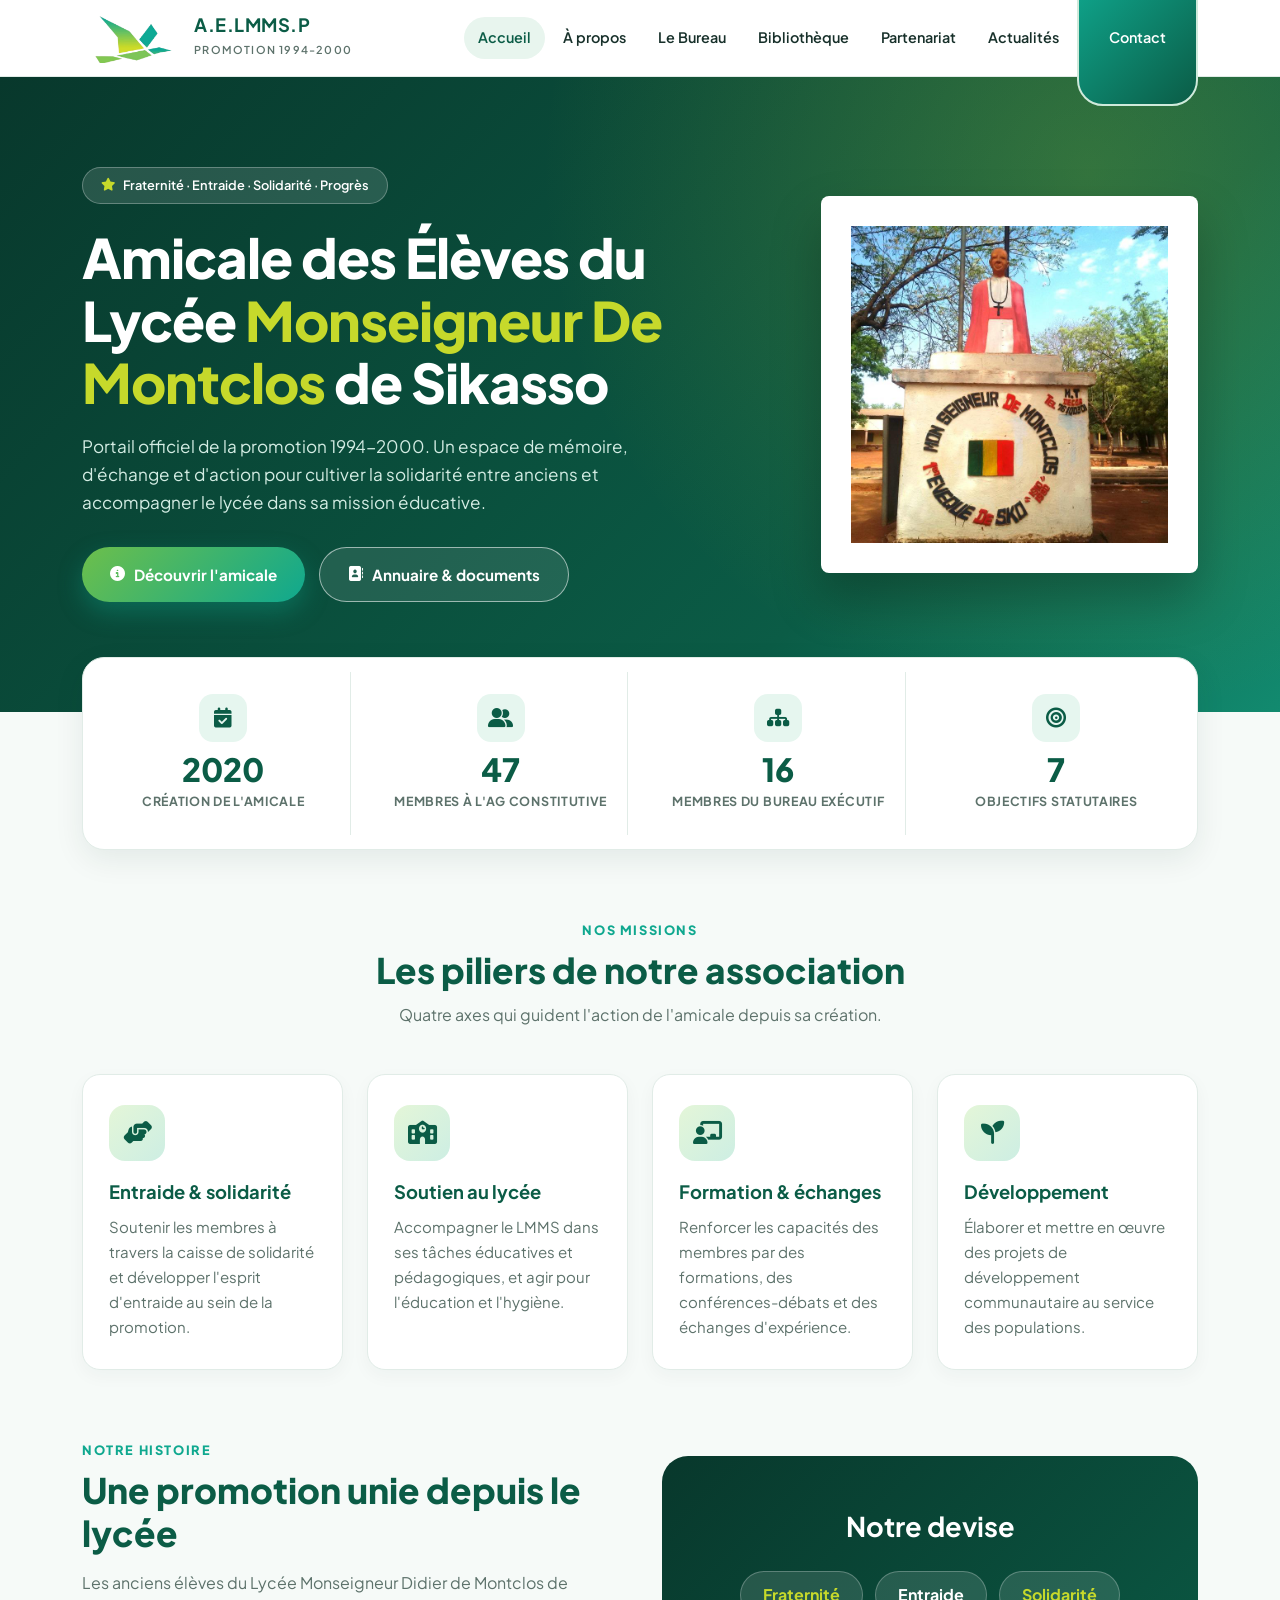
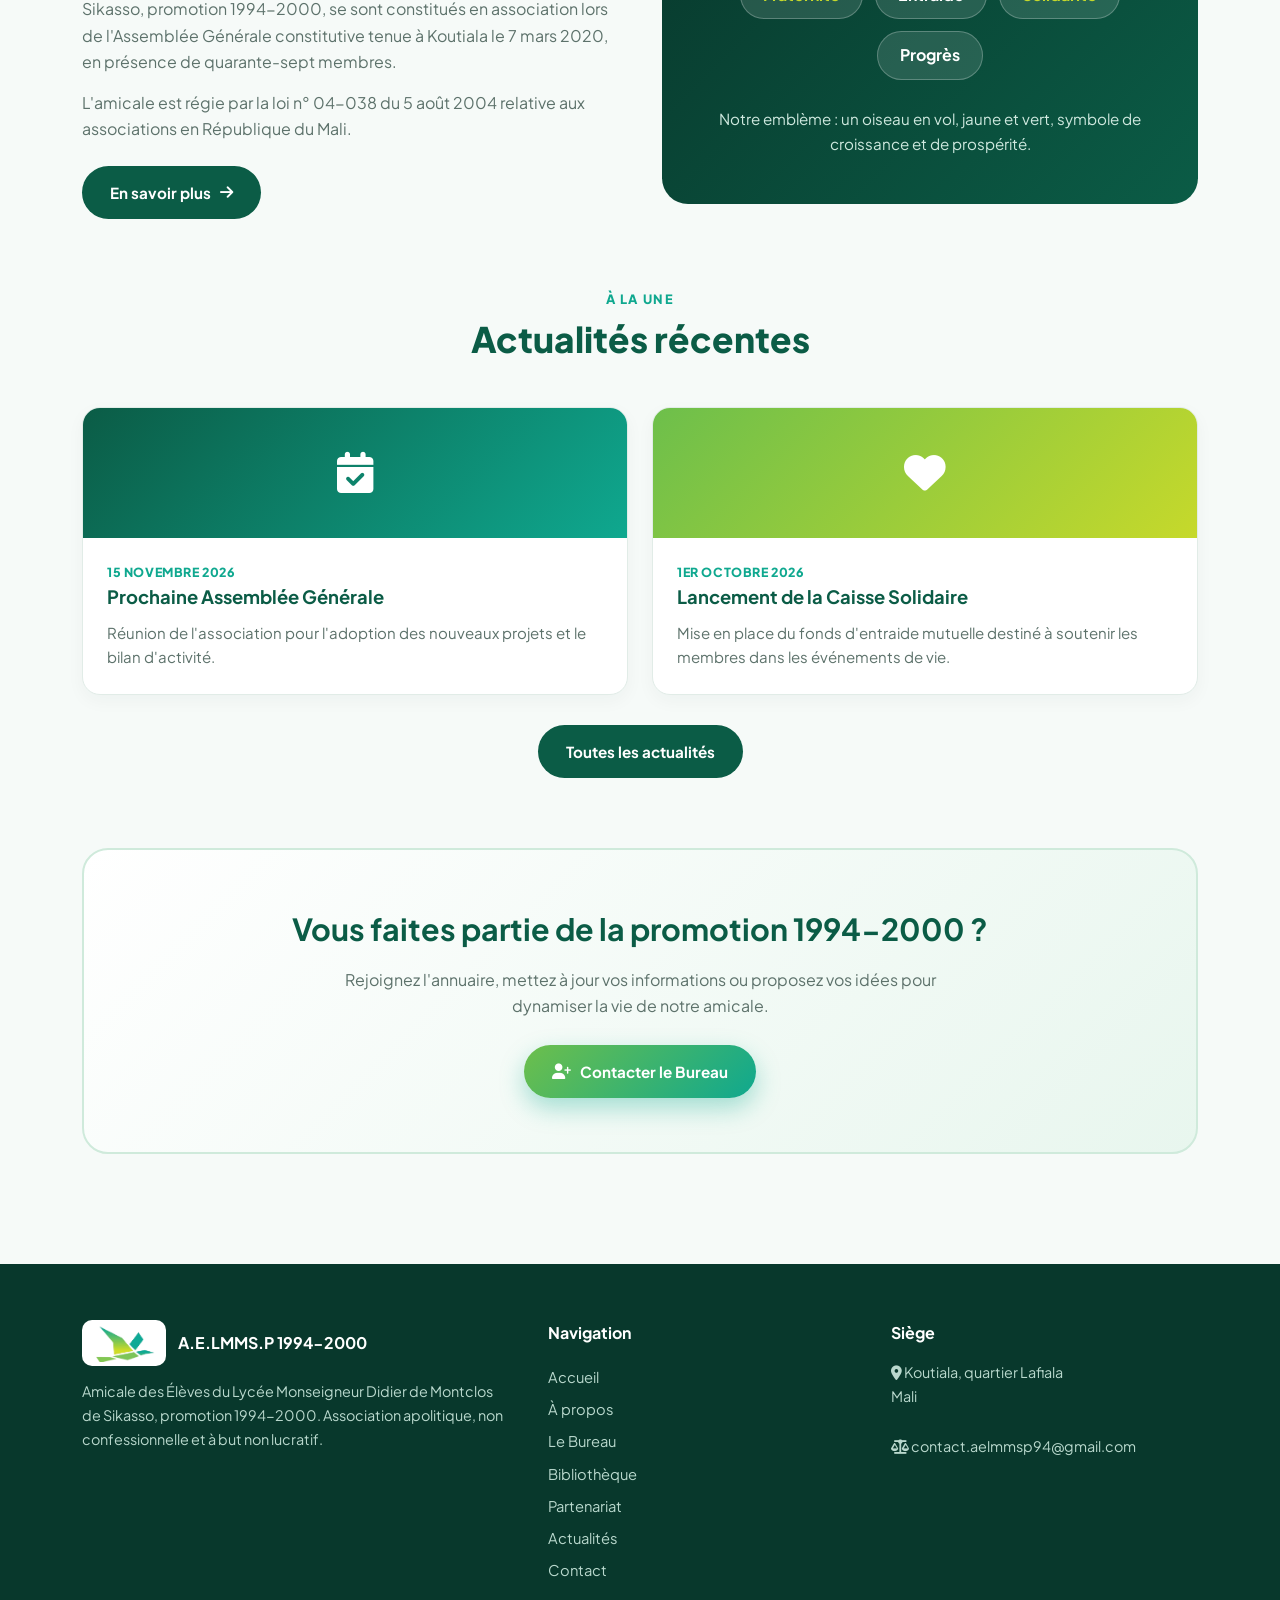
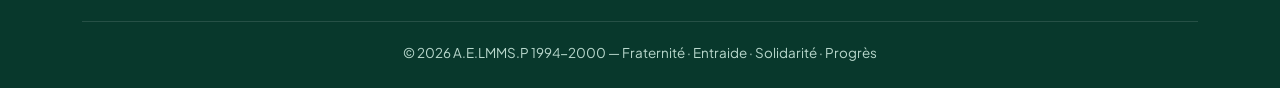
<file: index.html>
<!DOCTYPE html>
<html lang="fr">
<head>
<meta charset="UTF-8">
<meta name="viewport" content="width=device-width, initial-scale=1.0">
<title>Portail officiel | A.E.LMMS.P 1994-2000</title>
<meta name="description" content="Portail officiel de l'Amicale des Élèves du Lycée Monseigneur Didier de Montclos de Sikasso, promotion 1994-2000.">
<link rel="icon" href="assets/logo.png">
<link rel="preconnect" href="https://fonts.googleapis.com">
<link href="https://fonts.googleapis.com/css2?family=Plus+Jakarta+Sans:wght@400;500;600;700;800&display=swap" rel="stylesheet">
<link rel="stylesheet" href="https://cdnjs.cloudflare.com/ajax/libs/font-awesome/6.4.0/css/all.min.css">
<link rel="stylesheet" href="style.css">
</head>
<body>
<header><div class="wrap hbar">
<a href="index.html" class="brand"><img src="assets/logo.png" alt="Logo A.E.LMMS.P"><div><b>A.E.LMMS.P</b><small>PROMOTION 1994-2000</small></div></a>
<button class="burger" onclick="toggleMenu()" aria-label="Menu"><i class="fa-solid fa-bars"></i></button>
<nav id="nav"><ul><li><a href="index.html" class="active">Accueil</a></li><li><a href="apropos.html">À propos</a></li><li><a href="bureau.html">Le Bureau</a></li><li><a href="bibliotheque.html">Bibliothèque</a></li><li><a href="partenariat.html">Partenariat</a></li><li><a href="actualites.html">Actualités</a></li><li><a href="contact.html" class="cta">Contact</a></li></ul></nav>
</div></header>

<div class="hero"><div class="wrap">
<div><span class="badge"><i class="fa-solid fa-star" style="color:#c6d92b"></i> Fraternité · Entraide · Solidarité · Progrès</span>
<h1>Amicale des Élèves du Lycée <em>Monseigneur De Montclos</em> de Sikasso</h1>
<p>Portail officiel de la promotion 1994-2000. Un espace de mémoire, d'échange et d'action pour cultiver la solidarité entre anciens et accompagner le lycée dans sa mission éducative.</p>
<div class="acts"><a href="apropos.html" class="btn btn-p"><i class="fa-solid fa-circle-info"></i> Découvrir l'amicale</a><a href="bibliotheque.html" class="btn btn-o"><i class="fa-solid fa-address-book"></i> Annuaire &amp; documents</a></div></div>
<div class="hero-logo"><img src="lyce.jpg" alt="Emblème de l'amicale : un oiseau en vol"></div>
</div></div>
<section class="stats"><div class="wrap"><div class="grid">
<div class="stat"><i class="fa-solid fa-calendar-check"></i><b>2020</b><span>Création de l'amicale</span></div>
<div class="stat"><i class="fa-solid fa-user-group"></i><b>47</b><span>Membres à l'AG constitutive</span></div>
<div class="stat"><i class="fa-solid fa-sitemap"></i><b>16</b><span>Membres du Bureau exécutif</span></div>
<div class="stat"><i class="fa-solid fa-bullseye"></i><b>7</b><span>Objectifs statutaires</span></div>
</div></div></section>
<section><div class="wrap">
<div class="sh rv"><span class="tag">Nos missions</span><h2>Les piliers de notre association</h2><p>Quatre axes qui guident l'action de l'amicale depuis sa création.</p></div>
<div class="grid g4">
<div class="card rv"><div class="ico"><i class="fa-solid fa-handshake-angle"></i></div><h3>Entraide &amp; solidarité</h3><p>Soutenir les membres à travers la caisse de solidarité et développer l'esprit d'entraide au sein de la promotion.</p></div>
<div class="card rv"><div class="ico"><i class="fa-solid fa-school"></i></div><h3>Soutien au lycée</h3><p>Accompagner le LMMS dans ses tâches éducatives et pédagogiques, et agir pour l'éducation et l'hygiène.</p></div>
<div class="card rv"><div class="ico"><i class="fa-solid fa-chalkboard-user"></i></div><h3>Formation &amp; échanges</h3><p>Renforcer les capacités des membres par des formations, des conférences-débats et des échanges d'expérience.</p></div>
<div class="card rv"><div class="ico"><i class="fa-solid fa-seedling"></i></div><h3>Développement</h3><p>Élaborer et mettre en œuvre des projets de développement communautaire au service des populations.</p></div>
</div></div></section>
<section style="padding-top:0"><div class="wrap"><div class="split">
<div class="rv"><span class="tag">Notre histoire</span><h2 class="h2" style="margin-bottom:16px">Une promotion unie depuis le lycée</h2>
<p style="color:var(--muted);margin-bottom:14px">Les anciens élèves du Lycée Monseigneur Didier de Montclos de Sikasso, promotion 1994-2000, se sont constitués en association lors de l'Assemblée Générale constitutive tenue à Koutiala le 7 mars 2020, en présence de quarante-sept membres.</p>
<p style="color:var(--muted);margin-bottom:24px">L'amicale est régie par la loi n° 04-038 du 5 août 2004 relative aux associations en République du Mali.</p>
<a href="apropos.html" class="btn btn-d">En savoir plus <i class="fa-solid fa-arrow-right"></i></a></div>
<div class="motto rv"><h2>Notre devise</h2><div class="words"><span>Fraternité</span><span>Entraide</span><span>Solidarité</span><span>Progrès</span></div>
<p style="margin-top:26px;color:#cfe9df;font-size:.95rem">Notre emblème : un oiseau en vol, jaune et vert, symbole de croissance et de prospérité.</p></div>
</div></div></section>
<section style="padding-top:0"><div class="wrap">
<div class="sh rv"><span class="tag">À la une</span><h2>Actualités récentes</h2></div>
<div class="grid g2 news">
<div class="card rv"><div class="news-top"><i class="fa-solid fa-calendar-check"></i></div><div class="body"><div class="date">15 novembre 2026</div><h3>Prochaine Assemblée Générale</h3><p>Réunion de l'association pour l'adoption des nouveaux projets et le bilan d'activité.</p></div></div>
<div class="card rv"><div class="news-top alt"><i class="fa-solid fa-heart"></i></div><div class="body"><div class="date">1er octobre 2026</div><h3>Lancement de la Caisse Solidaire</h3><p>Mise en place du fonds d'entraide mutuelle destiné à soutenir les membres dans les événements de vie.</p></div></div>
</div><div style="text-align:center;margin-top:30px"><a href="actualites.html" class="btn btn-d">Toutes les actualités</a></div>
</div></section>
<section style="padding-top:0"><div class="wrap"><div class="cta rv"><h2>Vous faites partie de la promotion 1994-2000 ?</h2><p>Rejoignez l'annuaire, mettez à jour vos informations ou proposez vos idées pour dynamiser la vie de notre amicale.</p><a href="contact.html" class="btn btn-p"><i class="fa-solid fa-user-plus"></i> Contacter le Bureau</a></div></div></section>

<footer><div class="wrap">
<div class="fgrid">
<div><div class="fbrand"><img src="assets/logo.png" alt=""><b>A.E.LMMS.P 1994-2000</b></div>
<p>Amicale des Élèves du Lycée Monseigneur Didier de Montclos de Sikasso, promotion 1994-2000. Association apolitique, non confessionnelle et à but non lucratif.</p></div>
<div><h4>Navigation</h4><a href="index.html">Accueil</a><a href="apropos.html">À propos</a><a href="bureau.html">Le Bureau</a><a href="bibliotheque.html">Bibliothèque</a><a href="partenariat.html">Partenariat</a><a href="actualites.html">Actualités</a><a href="contact.html">Contact</a></div>
<div><h4>Siège</h4><p><i class="fa-solid fa-location-dot"></i> Koutiala, quartier Lafiala<br>Mali</p><br><p><i class="fa-solid fa-scale-balanced"></i> contact.aelmmsp94@gmail.com</p></div>
</div>
<div class="copy">&copy; 2026 A.E.LMMS.P 1994-2000 — Fraternité · Entraide · Solidarité · Progrès</div>
</div></footer>
<script src="script.js"></script>
</body>
</html>
</file>
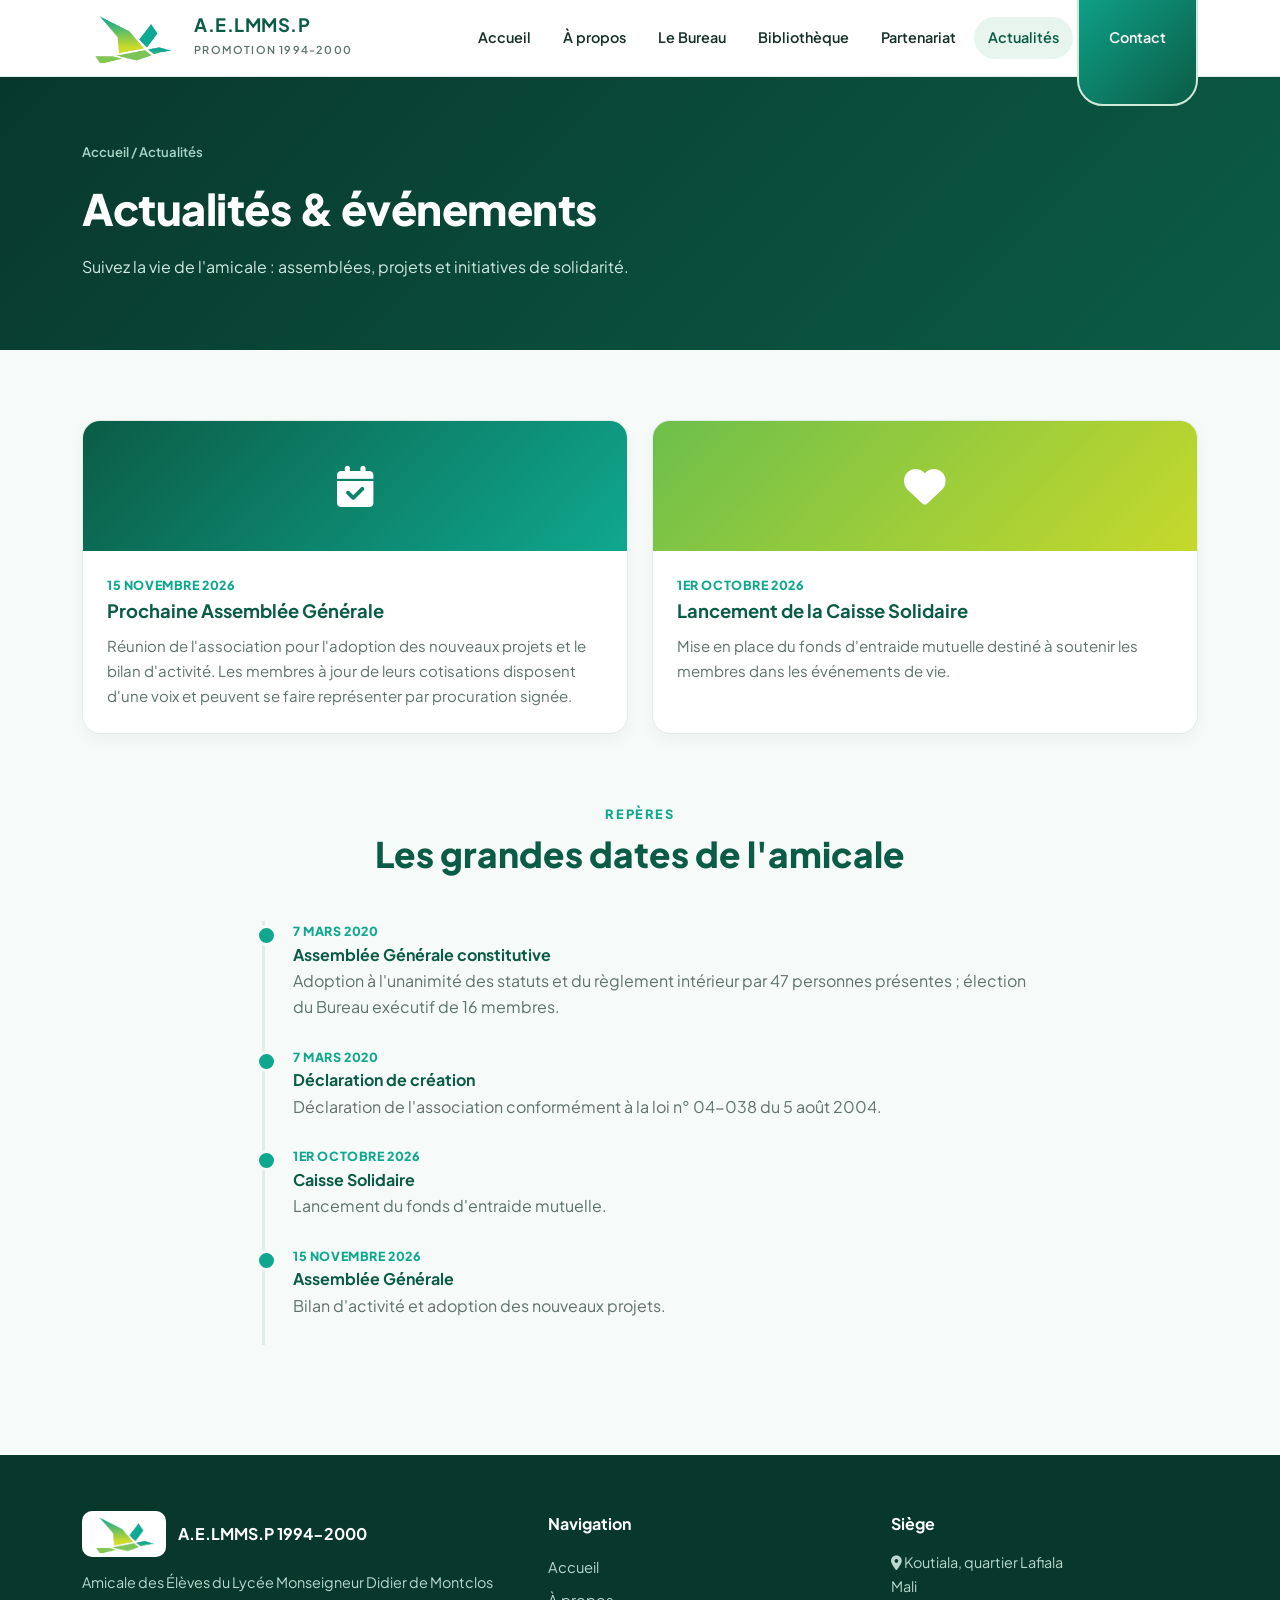
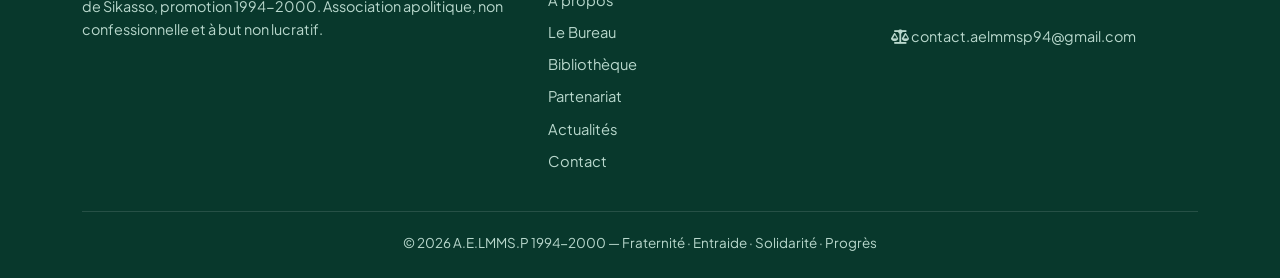
<file: actualites.html>
<!DOCTYPE html>
<html lang="fr">
<head>
<meta charset="UTF-8">
<meta name="viewport" content="width=device-width, initial-scale=1.0">
<title>Actualités | A.E.LMMS.P 1994-2000</title>
<meta name="description" content="Actualités et événements de l'A.E.LMMS.P 1994-2000.">
<link rel="icon" href="assets/logo.png">
<link rel="preconnect" href="https://fonts.googleapis.com">
<link href="https://fonts.googleapis.com/css2?family=Plus+Jakarta+Sans:wght@400;500;600;700;800&display=swap" rel="stylesheet">
<link rel="stylesheet" href="https://cdnjs.cloudflare.com/ajax/libs/font-awesome/6.4.0/css/all.min.css">
<link rel="stylesheet" href="style.css">
</head>
<body>
<header><div class="wrap hbar">
<a href="index.html" class="brand"><img src="assets/logo.png" alt="Logo A.E.LMMS.P"><div><b>A.E.LMMS.P</b><small>PROMOTION 1994-2000</small></div></a>
<button class="burger" onclick="toggleMenu()" aria-label="Menu"><i class="fa-solid fa-bars"></i></button>
<nav id="nav"><ul><li><a href="index.html">Accueil</a></li><li><a href="apropos.html">À propos</a></li><li><a href="bureau.html">Le Bureau</a></li><li><a href="bibliotheque.html">Bibliothèque</a></li><li><a href="partenariat.html">Partenariat</a></li><li><a href="actualites.html" class="active">Actualités</a></li><li><a href="contact.html" class="cta">Contact</a></li></ul></nav>
</div></header>
<div class="page-hero"><div class="wrap"><div class="crumb">Accueil / Actualités</div><h1>Actualités & événements</h1><p>Suivez la vie de l'amicale : assemblées, projets et initiatives de solidarité.</p></div></div>
<section><div class="wrap">
<div class="grid g2 news">
<div class="card rv"><div class="news-top"><i class="fa-solid fa-calendar-check"></i></div><div class="body"><div class="date">15 novembre 2026</div><h3>Prochaine Assemblée Générale</h3><p>Réunion de l'association pour l'adoption des nouveaux projets et le bilan d'activité. Les membres à jour de leurs cotisations disposent d'une voix et peuvent se faire représenter par procuration signée.</p></div></div>
<div class="card rv"><div class="news-top alt"><i class="fa-solid fa-heart"></i></div><div class="body"><div class="date">1er octobre 2026</div><h3>Lancement de la Caisse Solidaire</h3><p>Mise en place du fonds d'entraide mutuelle destiné à soutenir les membres dans les événements de vie.</p></div></div>
</div></div></section>
<section style="padding-top:0"><div class="wrap" style="max-width:820px">
<div class="sh rv"><span class="tag">Repères</span><h2>Les grandes dates de l'amicale</h2></div>
<div class="timeline rv">
<div class="tl"><div class="date">7 mars 2020</div><b>Assemblée Générale constitutive</b><p style="color:var(--muted)">Adoption à l'unanimité des statuts et du règlement intérieur par 47 personnes présentes ; élection du Bureau exécutif de 16 membres.</p></div>
<div class="tl"><div class="date">7 mars 2020</div><b>Déclaration de création</b><p style="color:var(--muted)">Déclaration de l'association conformément à la loi n° 04-038 du 5 août 2004.</p></div>
<div class="tl"><div class="date">1er octobre 2026</div><b>Caisse Solidaire</b><p style="color:var(--muted)">Lancement du fonds d'entraide mutuelle.</p></div>
<div class="tl"><div class="date">15 novembre 2026</div><b>Assemblée Générale</b><p style="color:var(--muted)">Bilan d'activité et adoption des nouveaux projets.</p></div>
</div></div></section>
<footer><div class="wrap">
<div class="fgrid">
<div><div class="fbrand"><img src="assets/logo.png" alt=""><b>A.E.LMMS.P 1994-2000</b></div>
<p>Amicale des Élèves du Lycée Monseigneur Didier de Montclos de Sikasso, promotion 1994-2000. Association apolitique, non confessionnelle et à but non lucratif.</p></div>
<div><h4>Navigation</h4><a href="index.html">Accueil</a><a href="apropos.html">À propos</a><a href="bureau.html">Le Bureau</a><a href="bibliotheque.html">Bibliothèque</a><a href="partenariat.html">Partenariat</a><a href="actualites.html">Actualités</a><a href="contact.html">Contact</a></div>
<div><h4>Siège</h4><p><i class="fa-solid fa-location-dot"></i> Koutiala, quartier Lafiala<br>Mali</p><br><p><i class="fa-solid fa-scale-balanced"></i> contact.aelmmsp94@gmail.com</p></div>
</div>
<div class="copy">&copy; 2026 A.E.LMMS.P 1994-2000 — Fraternité · Entraide · Solidarité · Progrès</div>
</div></footer>
<script src="script.js"></script>
</body>
</html>
</file>
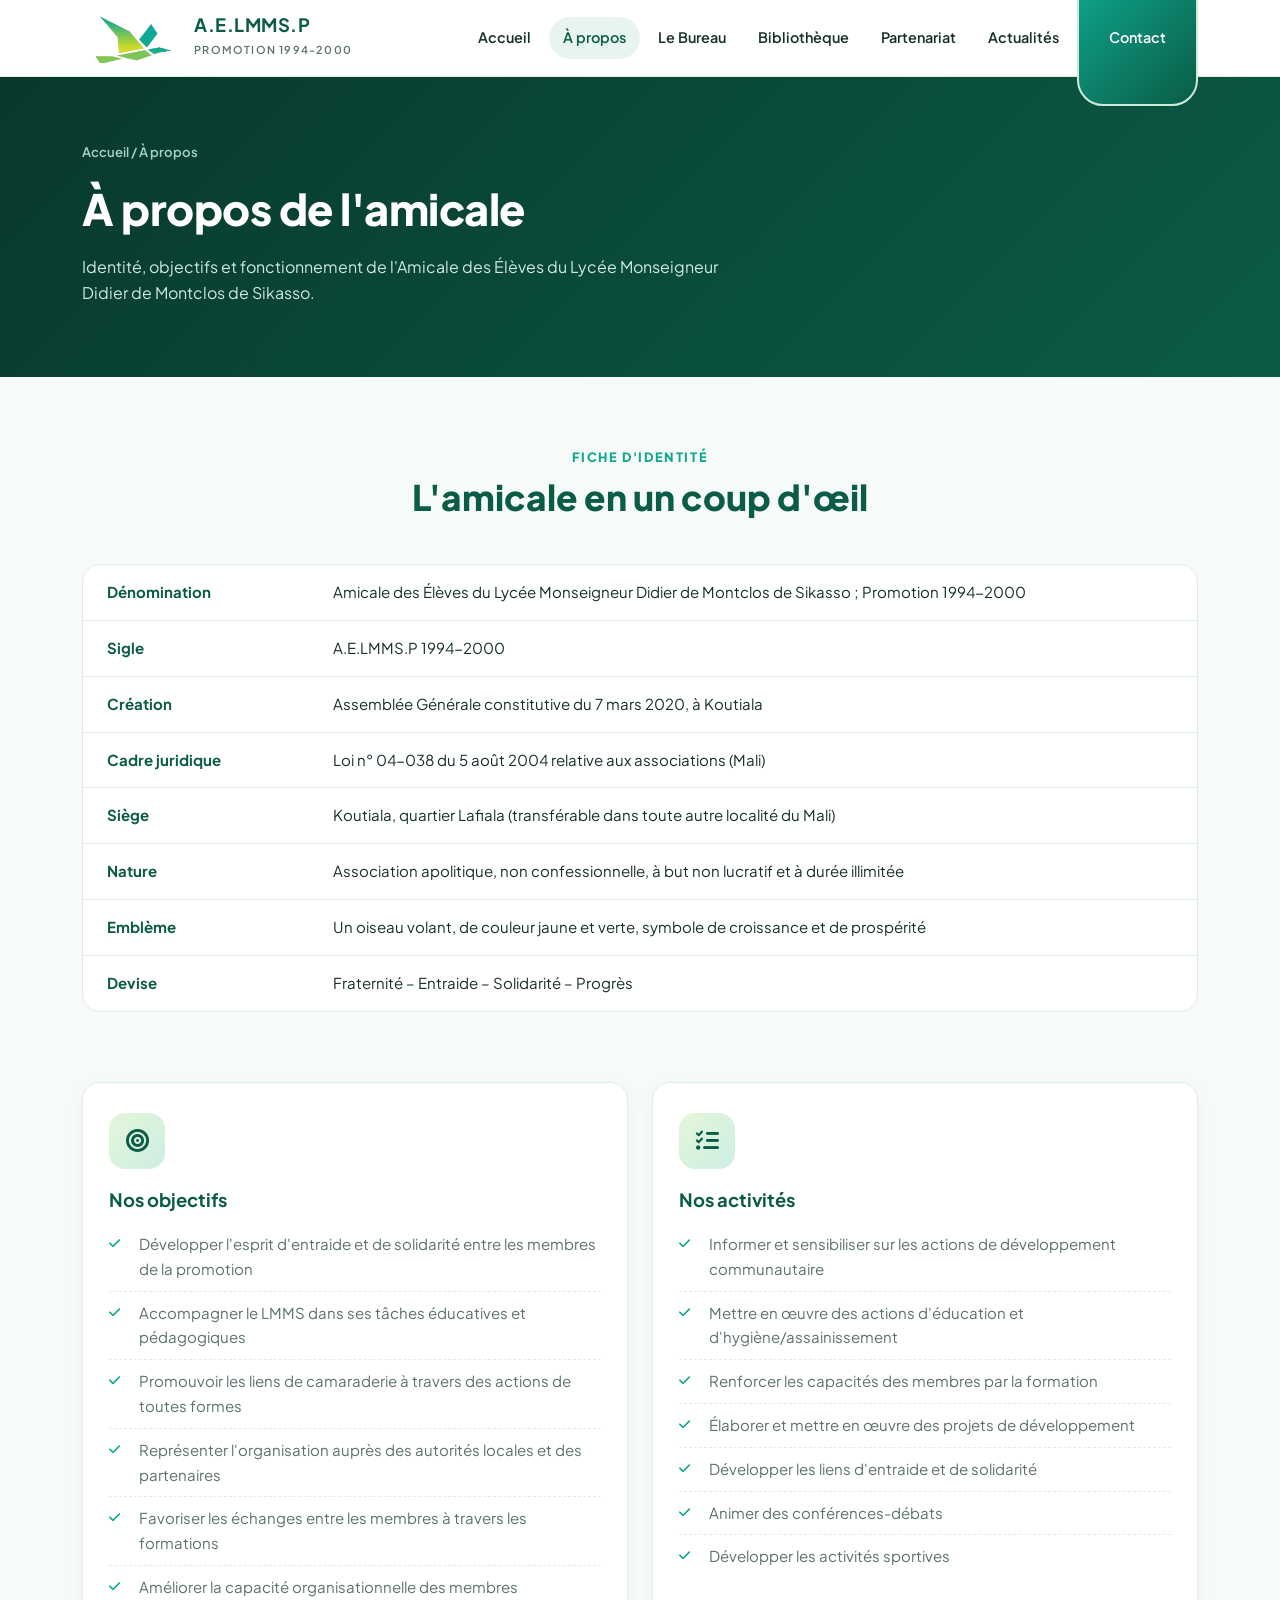
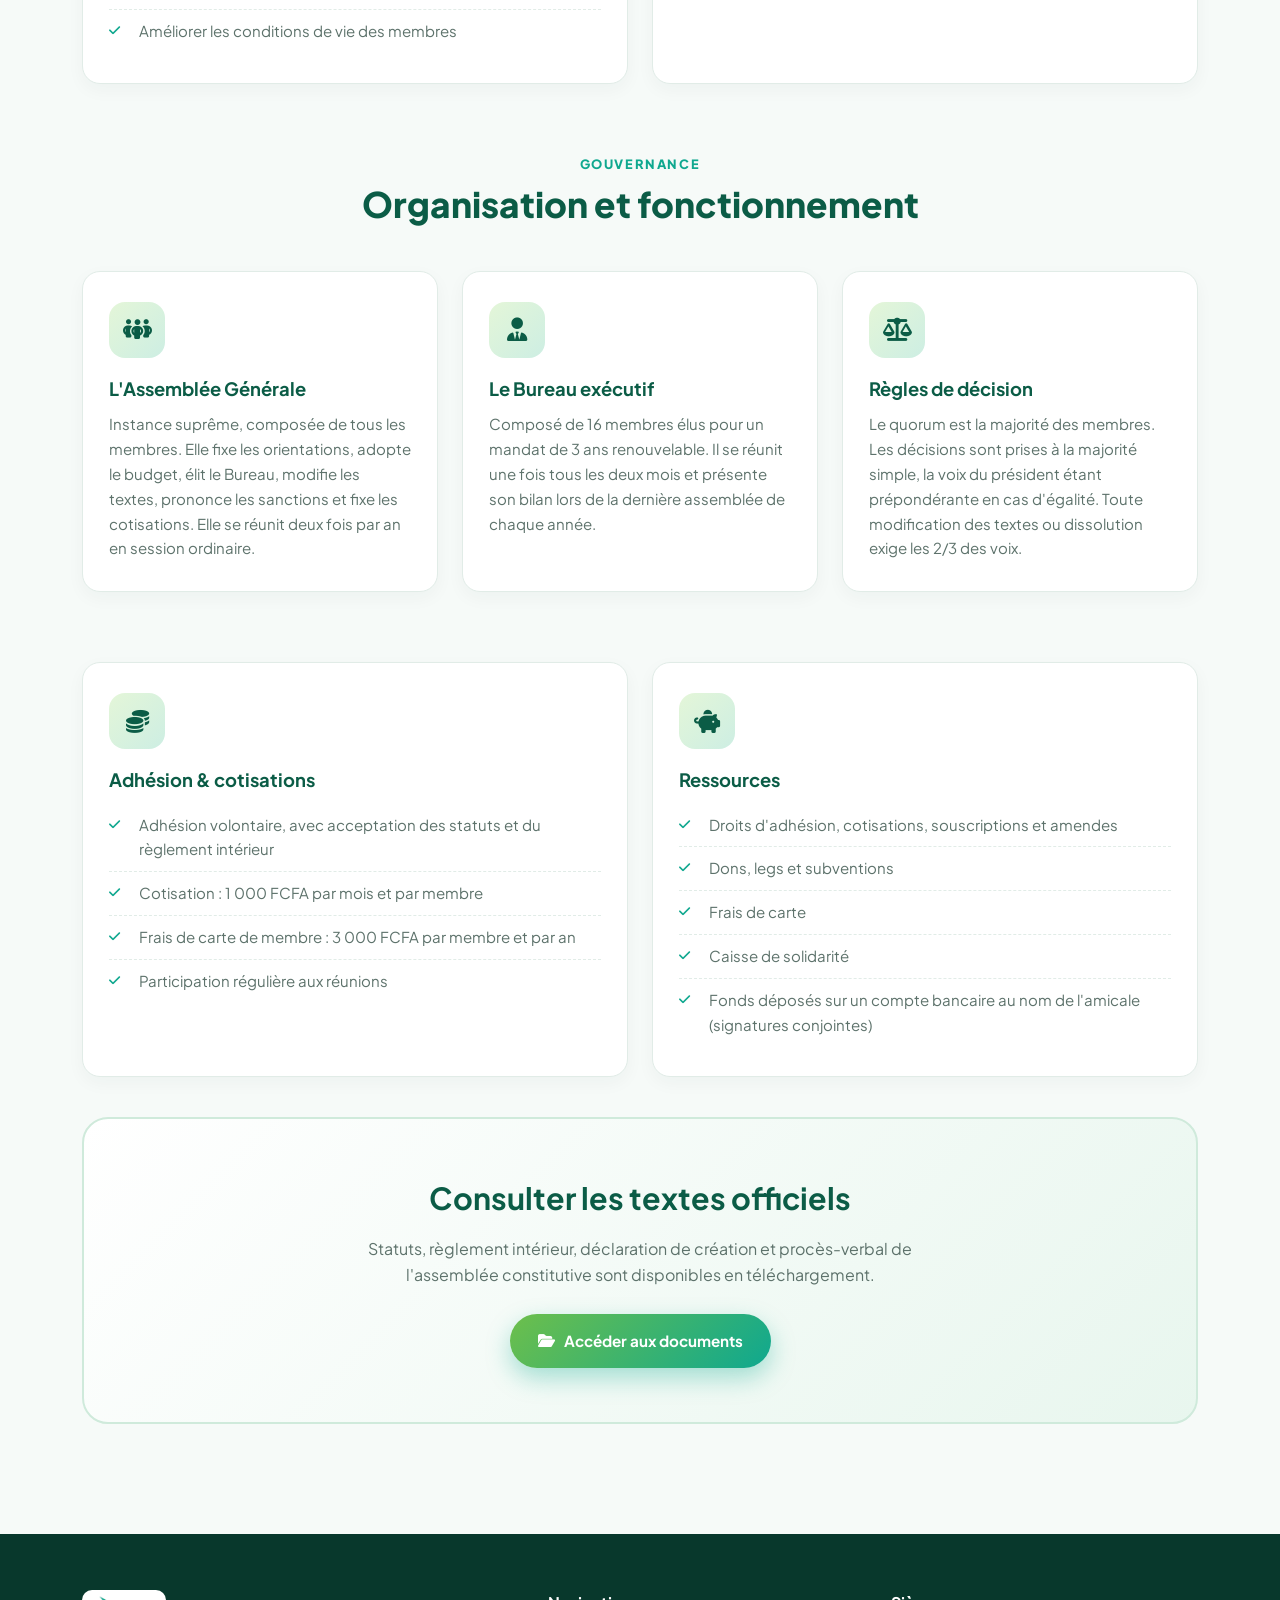
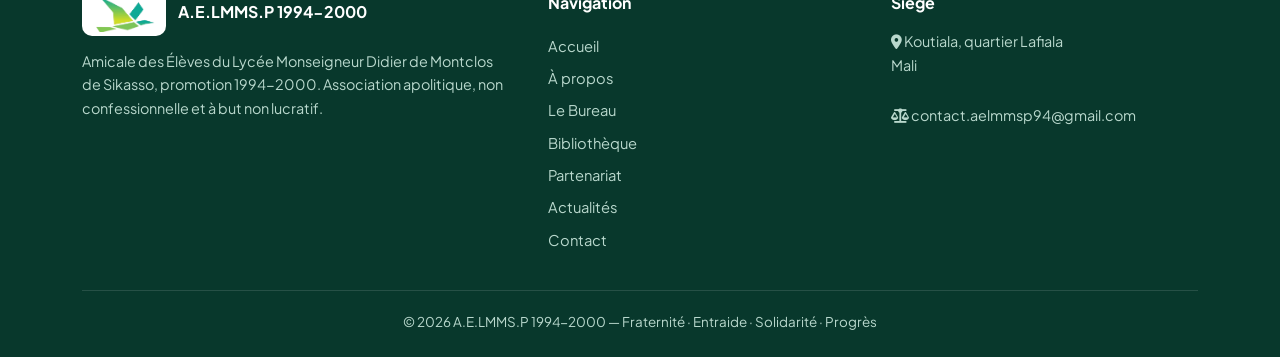
<file: apropos.html>
<!DOCTYPE html>
<html lang="fr">
<head>
<meta charset="UTF-8">
<meta name="viewport" content="width=device-width, initial-scale=1.0">
<title>À propos | A.E.LMMS.P 1994-2000</title>
<meta name="description" content="Identité, objectifs, activités et fonctionnement de l'A.E.LMMS.P 1994-2000.">
<link rel="icon" href="assets/logo.png">
<link rel="preconnect" href="https://fonts.googleapis.com">
<link href="https://fonts.googleapis.com/css2?family=Plus+Jakarta+Sans:wght@400;500;600;700;800&display=swap" rel="stylesheet">
<link rel="stylesheet" href="https://cdnjs.cloudflare.com/ajax/libs/font-awesome/6.4.0/css/all.min.css">
<link rel="stylesheet" href="style.css">
</head>
<body>
<header><div class="wrap hbar">
<a href="index.html" class="brand"><img src="assets/logo.png" alt="Logo A.E.LMMS.P"><div><b>A.E.LMMS.P</b><small>PROMOTION 1994-2000</small></div></a>
<button class="burger" onclick="toggleMenu()" aria-label="Menu"><i class="fa-solid fa-bars"></i></button>
<nav id="nav"><ul><li><a href="index.html">Accueil</a></li><li><a href="apropos.html" class="active">À propos</a></li><li><a href="bureau.html">Le Bureau</a></li><li><a href="bibliotheque.html">Bibliothèque</a></li><li><a href="partenariat.html">Partenariat</a></li><li><a href="actualites.html">Actualités</a></li><li><a href="contact.html" class="cta">Contact</a></li></ul></nav>
</div></header>
<div class="page-hero"><div class="wrap"><div class="crumb">Accueil / À propos</div><h1>À propos de l'amicale</h1><p>Identité, objectifs et fonctionnement de l'Amicale des Élèves du Lycée Monseigneur Didier de Montclos de Sikasso.</p></div></div>
<section><div class="wrap">
<div class="sh rv"><span class="tag">Fiche d'identité</span><h2>L'amicale en un coup d'œil</h2></div>
<dl class="facts rv">
<div><dt>Dénomination</dt><dd>Amicale des Élèves du Lycée Monseigneur Didier de Montclos de Sikasso ; Promotion 1994-2000</dd></div>
<div><dt>Sigle</dt><dd>A.E.LMMS.P 1994-2000</dd></div>
<div><dt>Création</dt><dd>Assemblée Générale constitutive du 7 mars 2020, à Koutiala</dd></div>
<div><dt>Cadre juridique</dt><dd>Loi n° 04-038 du 5 août 2004 relative aux associations (Mali)</dd></div>
<div><dt>Siège</dt><dd>Koutiala, quartier Lafiala (transférable dans toute autre localité du Mali)</dd></div>
<div><dt>Nature</dt><dd>Association apolitique, non confessionnelle, à but non lucratif et à durée illimitée</dd></div>
<div><dt>Emblème</dt><dd>Un oiseau volant, de couleur jaune et verte, symbole de croissance et de prospérité</dd></div>
<div><dt>Devise</dt><dd>Fraternité – Entraide – Solidarité – Progrès</dd></div>
</dl></div></section>
<section style="padding-top:0"><div class="wrap"><div class="grid g2">
<div class="card rv"><div class="ico"><i class="fa-solid fa-bullseye"></i></div><h3>Nos objectifs</h3><ul class="list">
<li>Développer l'esprit d'entraide et de solidarité entre les membres de la promotion</li>
<li>Accompagner le LMMS dans ses tâches éducatives et pédagogiques</li>
<li>Promouvoir les liens de camaraderie à travers des actions de toutes formes</li>
<li>Représenter l'organisation auprès des autorités locales et des partenaires</li>
<li>Favoriser les échanges entre les membres à travers les formations</li>
<li>Améliorer la capacité organisationnelle des membres</li>
<li>Améliorer les conditions de vie des membres</li></ul></div>
<div class="card rv"><div class="ico"><i class="fa-solid fa-list-check"></i></div><h3>Nos activités</h3><ul class="list">
<li>Informer et sensibiliser sur les actions de développement communautaire</li>
<li>Mettre en œuvre des actions d'éducation et d'hygiène/assainissement</li>
<li>Renforcer les capacités des membres par la formation</li>
<li>Élaborer et mettre en œuvre des projets de développement</li>
<li>Développer les liens d'entraide et de solidarité</li>
<li>Animer des conférences-débats</li>
<li>Développer les activités sportives</li></ul></div>
</div></div></section>
<section style="padding-top:0"><div class="wrap">
<div class="sh rv"><span class="tag">Gouvernance</span><h2>Organisation et fonctionnement</h2></div>
<div class="grid g3">
<div class="card rv"><div class="ico"><i class="fa-solid fa-people-group"></i></div><h3>L'Assemblée Générale</h3><p>Instance suprême, composée de tous les membres. Elle fixe les orientations, adopte le budget, élit le Bureau, modifie les textes, prononce les sanctions et fixe les cotisations. Elle se réunit deux fois par an en session ordinaire.</p></div>
<div class="card rv"><div class="ico"><i class="fa-solid fa-user-tie"></i></div><h3>Le Bureau exécutif</h3><p>Composé de 16 membres élus pour un mandat de 3 ans renouvelable. Il se réunit une fois tous les deux mois et présente son bilan lors de la dernière assemblée de chaque année.</p></div>
<div class="card rv"><div class="ico"><i class="fa-solid fa-scale-balanced"></i></div><h3>Règles de décision</h3><p>Le quorum est la majorité des membres. Les décisions sont prises à la majorité simple, la voix du président étant prépondérante en cas d'égalité. Toute modification des textes ou dissolution exige les 2/3 des voix.</p></div>
</div></div></section>
<section style="padding-top:0"><div class="wrap"><div class="grid g2">
<div class="card rv"><div class="ico"><i class="fa-solid fa-coins"></i></div><h3>Adhésion &amp; cotisations</h3><ul class="list"><li>Adhésion volontaire, avec acceptation des statuts et du règlement intérieur</li><li>Cotisation : 1 000 FCFA par mois et par membre</li><li>Frais de carte de membre : 3 000 FCFA par membre et par an</li><li>Participation régulière aux réunions</li></ul></div>
<div class="card rv"><div class="ico"><i class="fa-solid fa-piggy-bank"></i></div><h3>Ressources</h3><ul class="list"><li>Droits d'adhésion, cotisations, souscriptions et amendes</li><li>Dons, legs et subventions</li><li>Frais de carte</li><li>Caisse de solidarité</li><li>Fonds déposés sur un compte bancaire au nom de l'amicale (signatures conjointes)</li></ul></div>
</div>
<div class="cta rv" style="margin-top:40px"><h2>Consulter les textes officiels</h2><p>Statuts, règlement intérieur, déclaration de création et procès-verbal de l'assemblée constitutive sont disponibles en téléchargement.</p><a href="bibliotheque.html#docs" class="btn btn-p"><i class="fa-solid fa-folder-open"></i> Accéder aux documents</a></div>
</div></section>

<footer><div class="wrap">
<div class="fgrid">
<div><div class="fbrand"><img src="assets/logo.png" alt=""><b>A.E.LMMS.P 1994-2000</b></div>
<p>Amicale des Élèves du Lycée Monseigneur Didier de Montclos de Sikasso, promotion 1994-2000. Association apolitique, non confessionnelle et à but non lucratif.</p></div>
<div><h4>Navigation</h4><a href="index.html">Accueil</a><a href="apropos.html">À propos</a><a href="bureau.html">Le Bureau</a><a href="bibliotheque.html">Bibliothèque</a><a href="partenariat.html">Partenariat</a><a href="actualites.html">Actualités</a><a href="contact.html">Contact</a></div>
<div><h4>Siège</h4><p><i class="fa-solid fa-location-dot"></i> Koutiala, quartier Lafiala<br>Mali</p><br><p><i class="fa-solid fa-scale-balanced"></i> contact.aelmmsp94@gmail.com</p></div>
</div>
<div class="copy">&copy; 2026 A.E.LMMS.P 1994-2000 — Fraternité · Entraide · Solidarité · Progrès</div>
</div></footer>
<script src="script.js"></script>
</body>
</html>
</file>
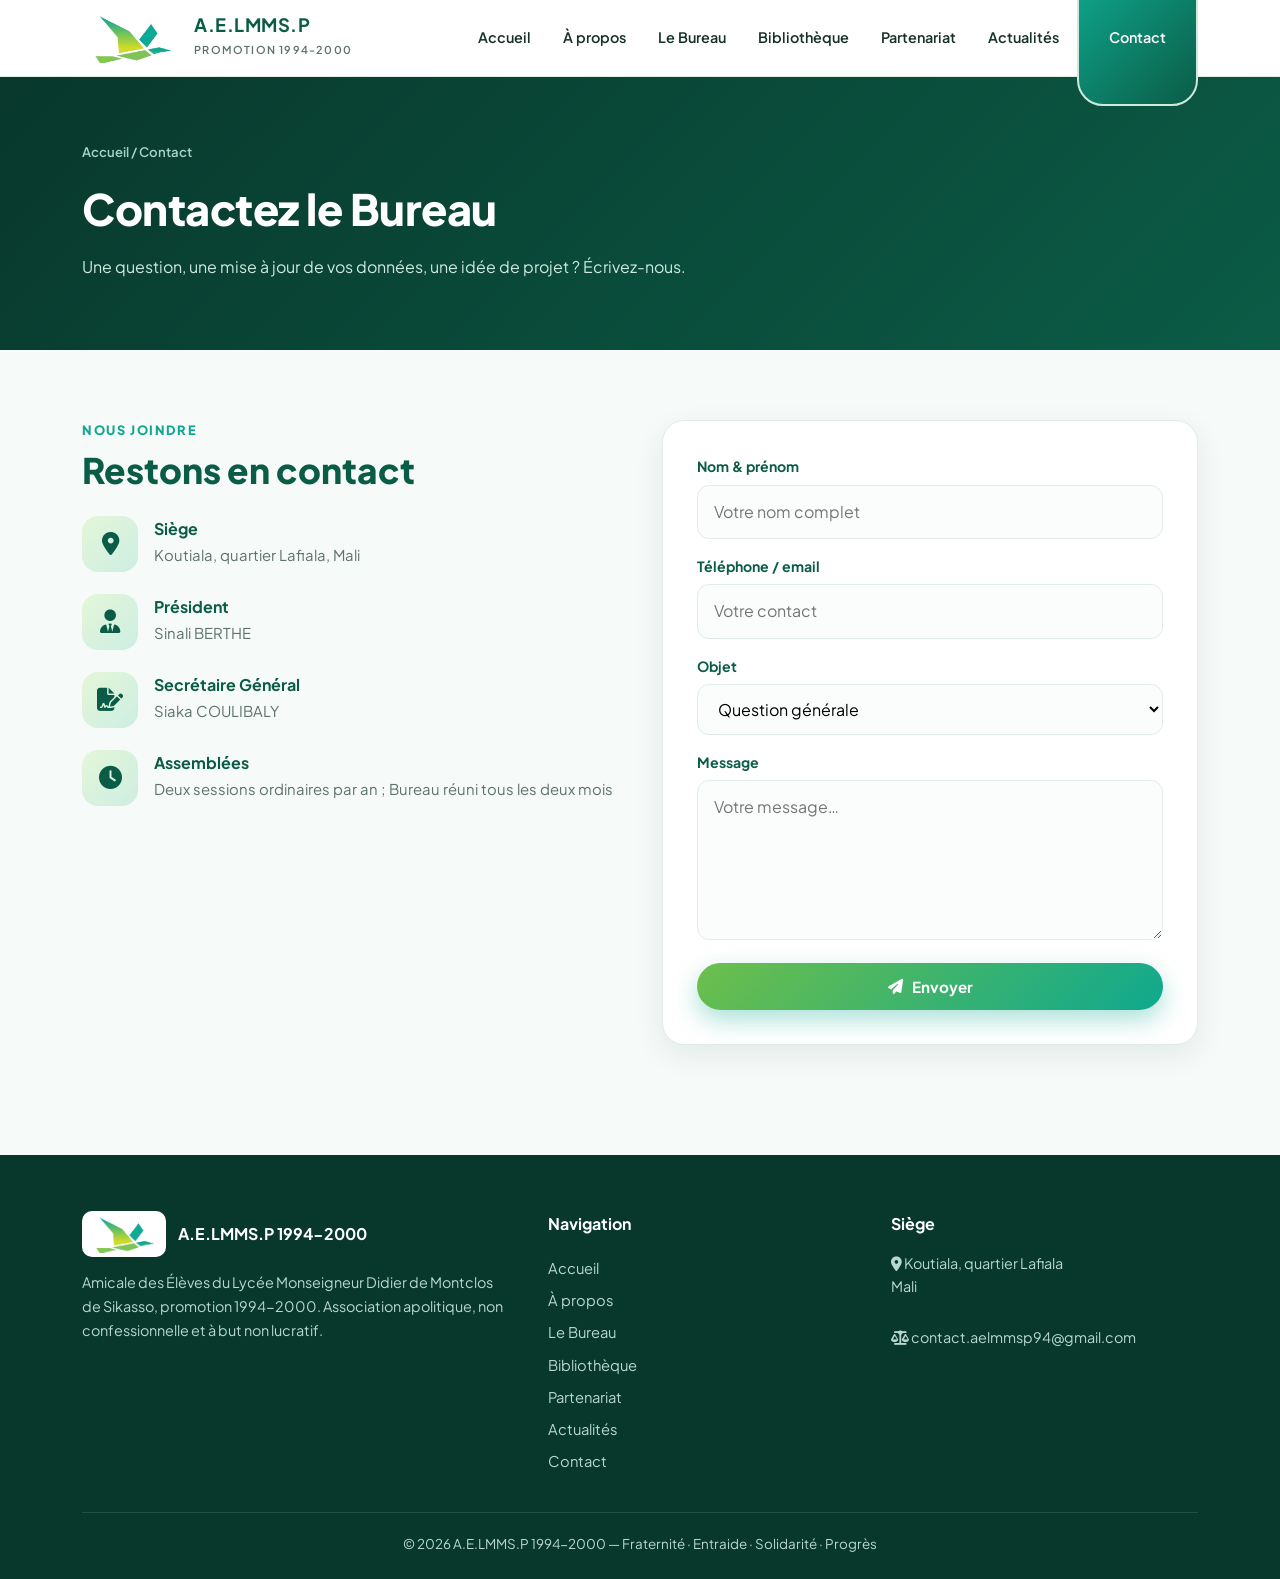
<file: contact.html>
<!DOCTYPE html>
<html lang="fr">
<head>
<meta charset="UTF-8">
<meta name="viewport" content="width=device-width, initial-scale=1.0">
<title>Contact | A.E.LMMS.P 1994-2000</title>
<meta name="description" content="Contactez le Bureau de l'A.E.LMMS.P 1994-2000.">
<link rel="icon" href="assets/logo.png">
<link rel="preconnect" href="https://fonts.googleapis.com">
<link href="https://fonts.googleapis.com/css2?family=Plus+Jakarta+Sans:wght@400;500;600;700;800&display=swap" rel="stylesheet">
<link rel="stylesheet" href="https://cdnjs.cloudflare.com/ajax/libs/font-awesome/6.4.0/css/all.min.css">
<link rel="stylesheet" href="style.css">
</head>
<body>
<header><div class="wrap hbar">
<a href="index.html" class="brand"><img src="assets/logo.png" alt="Logo A.E.LMMS.P"><div><b>A.E.LMMS.P</b><small>PROMOTION 1994-2000</small></div></a>
<button class="burger" onclick="toggleMenu()" aria-label="Menu"><i class="fa-solid fa-bars"></i></button>
<nav id="nav"><ul><li><a href="index.html">Accueil</a></li><li><a href="apropos.html">À propos</a></li><li><a href="bureau.html">Le Bureau</a></li><li><a href="bibliotheque.html">Bibliothèque</a></li><li><a href="partenariat.html">Partenariat</a></li><li><a href="actualites.html">Actualités</a></li><li><a href="contact.html" class="cta active">Contact</a></li></ul></nav>
</div></header>
<div class="page-hero"><div class="wrap"><div class="crumb">Accueil / Contact</div><h1>Contactez le Bureau</h1><p>Une question, une mise à jour de vos données, une idée de projet ? Écrivez-nous.</p></div></div>
<section><div class="wrap"><div class="split" style="align-items:flex-start">
<div class="rv"><span class="tag">Nous joindre</span><h2 class="h2" style="margin-bottom:24px">Restons en contact</h2>
<div class="info"><div class="ico"><i class="fa-solid fa-location-dot"></i></div><div><b>Siège</b><span>Koutiala, quartier Lafiala, Mali</span></div></div>
<div class="info"><div class="ico"><i class="fa-solid fa-user-tie"></i></div><div><b>Président</b><span>Sinali BERTHE</span></div></div>
<div class="info"><div class="ico"><i class="fa-solid fa-file-signature"></i></div><div><b>Secrétaire Général</b><span>Siaka COULIBALY</span></div></div>
<div class="info"><div class="ico"><i class="fa-solid fa-clock"></i></div><div><b>Assemblées</b><span>Deux sessions ordinaires par an ; Bureau réuni tous les deux mois</span></div></div></div>
<div class="box rv"><form data-subject="Message au Bureau - A.E.LMMS.P">
<div class="fg"><label>Nom &amp; prénom</label><input name="Nom" required placeholder="Votre nom complet"></div>
<div class="fg"><label>Téléphone / email</label><input name="Contact" required placeholder="Votre contact"></div>
<div class="fg"><label>Objet</label><select name="Objet"><option>Question générale</option><option>Adhésion</option><option>Mise à jour de mes données</option><option>Cotisation / carte de membre</option><option>Autre</option></select></div>
<div class="fg"><label>Message</label><textarea name="Message" rows="5" required placeholder="Votre message…"></textarea></div>
<button class="btn btn-p" style="width:100%;justify-content:center"><i class="fa-solid fa-paper-plane"></i> Envoyer</button><div class="note"></div></form></div>
</div></div></section>
<footer><div class="wrap">
<div class="fgrid">
<div><div class="fbrand"><img src="assets/logo.png" alt=""><b>A.E.LMMS.P 1994-2000</b></div>
<p>Amicale des Élèves du Lycée Monseigneur Didier de Montclos de Sikasso, promotion 1994-2000. Association apolitique, non confessionnelle et à but non lucratif.</p></div>
<div><h4>Navigation</h4><a href="index.html">Accueil</a><a href="apropos.html">À propos</a><a href="bureau.html">Le Bureau</a><a href="bibliotheque.html">Bibliothèque</a><a href="partenariat.html">Partenariat</a><a href="actualites.html">Actualités</a><a href="contact.html">Contact</a></div>
<div><h4>Siège</h4><p><i class="fa-solid fa-location-dot"></i> Koutiala, quartier Lafiala<br>Mali</p><br><p><i class="fa-solid fa-scale-balanced"></i> contact.aelmmsp94@gmail.com</p></div>
</div>
<div class="copy">&copy; 2026 A.E.LMMS.P 1994-2000 — Fraternité · Entraide · Solidarité · Progrès</div>
</div></footer>
<script src="script.js"></script>
</body>
</html>
</file>
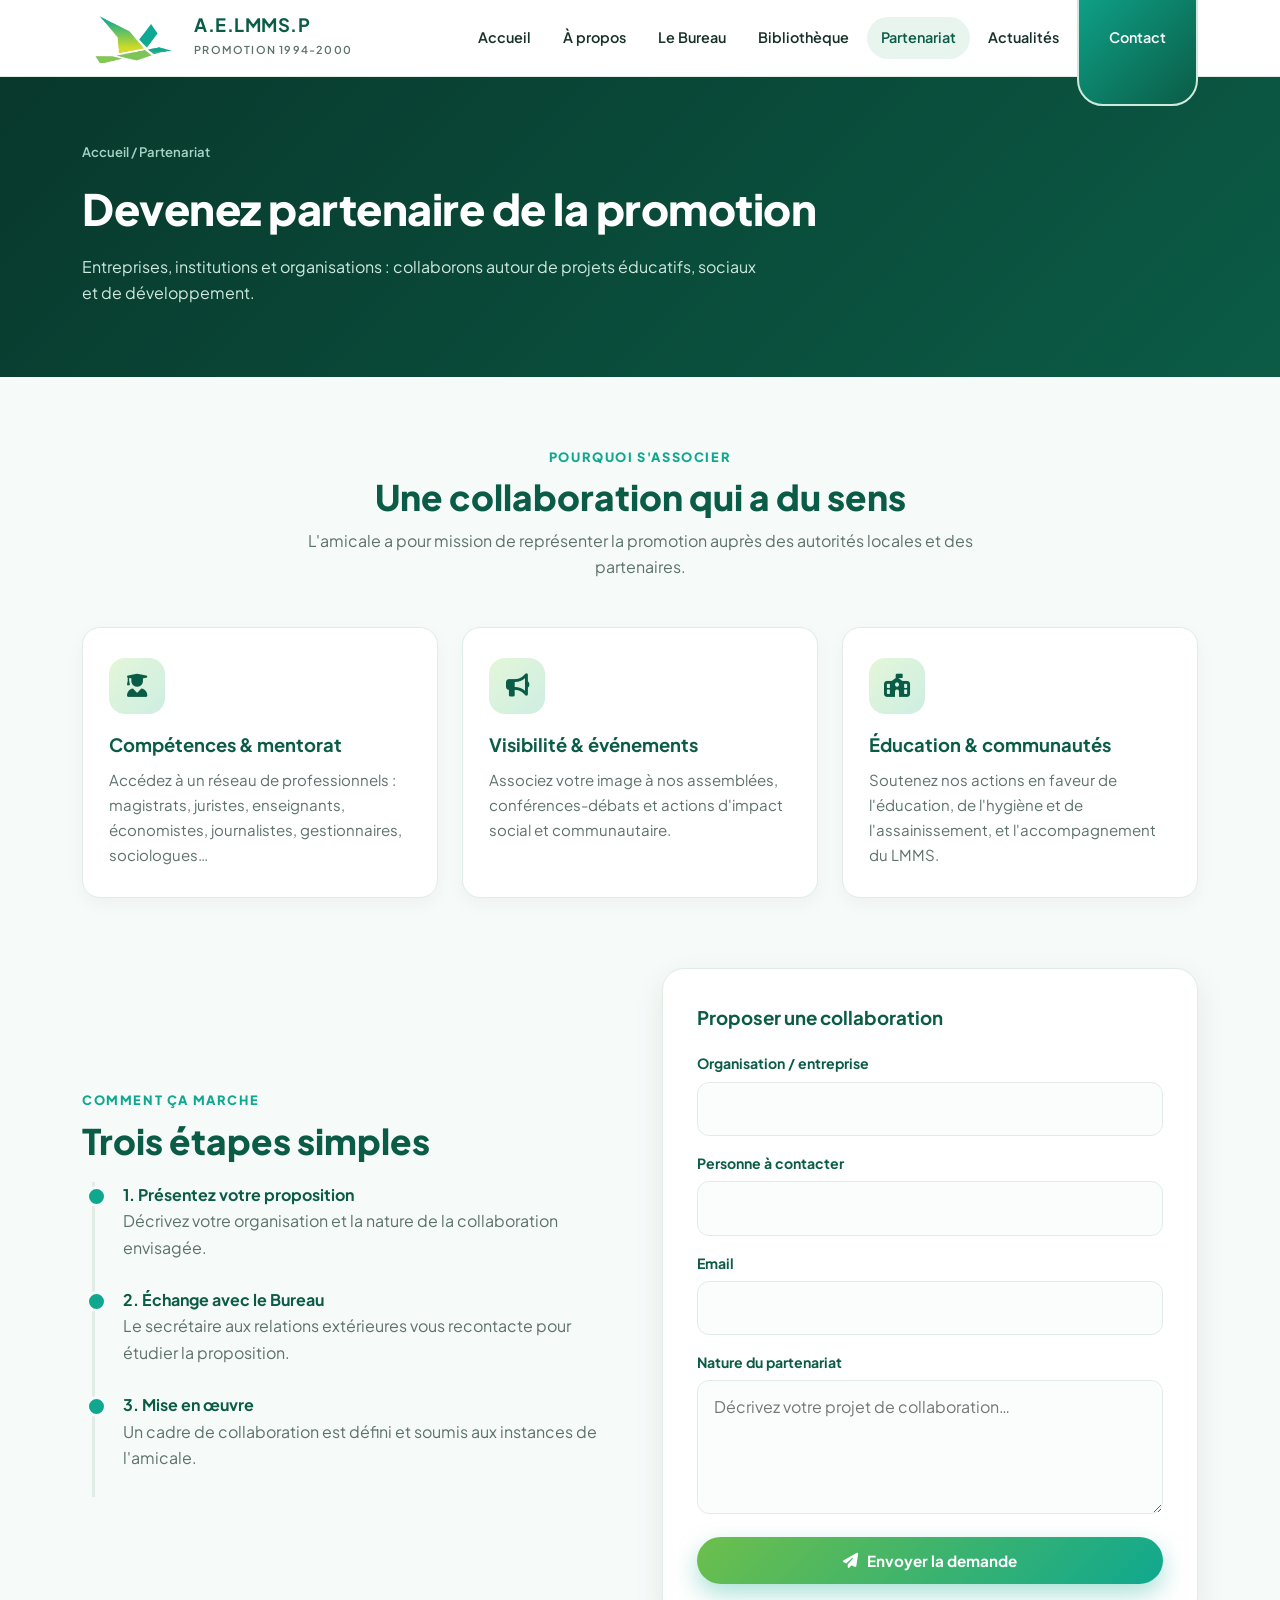
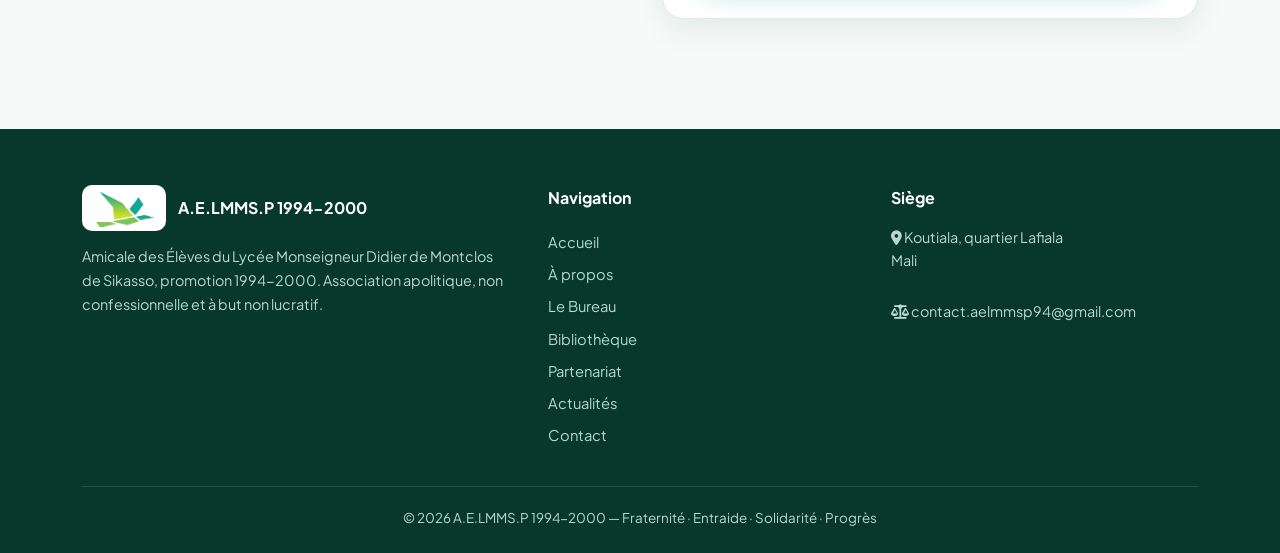
<file: partenariat.html>
<!DOCTYPE html>
<html lang="fr">
<head>
<meta charset="UTF-8">
<meta name="viewport" content="width=device-width, initial-scale=1.0">
<title>Partenariat | A.E.LMMS.P 1994-2000</title>
<meta name="description" content="Devenez partenaire de l'A.E.LMMS.P 1994-2000.">
<link rel="icon" href="assets/logo.png">
<link rel="preconnect" href="https://fonts.googleapis.com">
<link href="https://fonts.googleapis.com/css2?family=Plus+Jakarta+Sans:wght@400;500;600;700;800&display=swap" rel="stylesheet">
<link rel="stylesheet" href="https://cdnjs.cloudflare.com/ajax/libs/font-awesome/6.4.0/css/all.min.css">
<link rel="stylesheet" href="style.css">
</head>
<body>
<header><div class="wrap hbar">
<a href="index.html" class="brand"><img src="assets/logo.png" alt="Logo A.E.LMMS.P"><div><b>A.E.LMMS.P</b><small>PROMOTION 1994-2000</small></div></a>
<button class="burger" onclick="toggleMenu()" aria-label="Menu"><i class="fa-solid fa-bars"></i></button>
<nav id="nav"><ul><li><a href="index.html">Accueil</a></li><li><a href="apropos.html">À propos</a></li><li><a href="bureau.html">Le Bureau</a></li><li><a href="bibliotheque.html">Bibliothèque</a></li><li><a href="partenariat.html" class="active">Partenariat</a></li><li><a href="actualites.html">Actualités</a></li><li><a href="contact.html" class="cta">Contact</a></li></ul></nav>
</div></header>
<div class="page-hero"><div class="wrap"><div class="crumb">Accueil / Partenariat</div><h1>Devenez partenaire de la promotion</h1><p>Entreprises, institutions et organisations : collaborons autour de projets éducatifs, sociaux et de développement.</p></div></div>
<section><div class="wrap">
<div class="sh rv"><span class="tag">Pourquoi s'associer</span><h2>Une collaboration qui a du sens</h2><p>L'amicale a pour mission de représenter la promotion auprès des autorités locales et des partenaires.</p></div>
<div class="grid g3">
<div class="card rv"><div class="ico"><i class="fa-solid fa-user-graduate"></i></div><h3>Compétences &amp; mentorat</h3><p>Accédez à un réseau de professionnels : magistrats, juristes, enseignants, économistes, journalistes, gestionnaires, sociologues…</p></div>
<div class="card rv"><div class="ico"><i class="fa-solid fa-bullhorn"></i></div><h3>Visibilité &amp; événements</h3><p>Associez votre image à nos assemblées, conférences-débats et actions d'impact social et communautaire.</p></div>
<div class="card rv"><div class="ico"><i class="fa-solid fa-school-flag"></i></div><h3>Éducation &amp; communautés</h3><p>Soutenez nos actions en faveur de l'éducation, de l'hygiène et de l'assainissement, et l'accompagnement du LMMS.</p></div>
</div></div></section>
<section style="padding-top:0"><div class="wrap"><div class="split">
<div class="rv"><span class="tag">Comment ça marche</span><h2 class="h2" style="margin-bottom:20px">Trois étapes simples</h2>
<div class="timeline"><div class="tl"><b>1. Présentez votre proposition</b><p style="color:var(--muted)">Décrivez votre organisation et la nature de la collaboration envisagée.</p></div>
<div class="tl"><b>2. Échange avec le Bureau</b><p style="color:var(--muted)">Le secrétaire aux relations extérieures vous recontacte pour étudier la proposition.</p></div>
<div class="tl"><b>3. Mise en œuvre</b><p style="color:var(--muted)">Un cadre de collaboration est défini et soumis aux instances de l'amicale.</p></div></div></div>
<div class="box rv"><h3 style="color:var(--g700);margin-bottom:18px">Proposer une collaboration</h3>
<form data-subject="Proposition de partenariat - A.E.LMMS.P">
<div class="fg"><label>Organisation / entreprise</label><input name="Organisation" required></div>
<div class="fg"><label>Personne à contacter</label><input name="Contact" required></div>
<div class="fg"><label>Email</label><input type="email" name="Email" required></div>
<div class="fg"><label>Nature du partenariat</label><textarea name="Projet" rows="4" required placeholder="Décrivez votre projet de collaboration…"></textarea></div>
<button class="btn btn-p" style="width:100%;justify-content:center"><i class="fa-solid fa-paper-plane"></i> Envoyer la demande</button><div class="note"></div></form></div>
</div></div></section>
<footer><div class="wrap">
<div class="fgrid">
<div><div class="fbrand"><img src="assets/logo.png" alt=""><b>A.E.LMMS.P 1994-2000</b></div>
<p>Amicale des Élèves du Lycée Monseigneur Didier de Montclos de Sikasso, promotion 1994-2000. Association apolitique, non confessionnelle et à but non lucratif.</p></div>
<div><h4>Navigation</h4><a href="index.html">Accueil</a><a href="apropos.html">À propos</a><a href="bureau.html">Le Bureau</a><a href="bibliotheque.html">Bibliothèque</a><a href="partenariat.html">Partenariat</a><a href="actualites.html">Actualités</a><a href="contact.html">Contact</a></div>
<div><h4>Siège</h4><p><i class="fa-solid fa-location-dot"></i> Koutiala, quartier Lafiala<br>Mali</p><br><p><i class="fa-solid fa-scale-balanced"></i> contact.aelmmsp94@gmail.com</p></div>
</div>
<div class="copy">&copy; 2026 A.E.LMMS.P 1994-2000 — Fraternité · Entraide · Solidarité · Progrès</div>
</div></footer>
<script src="script.js"></script>
</body>
</html>
</file>
<file: style.css>
:root{--g900:#08382c;--g700:#0b5c46;--teal:#0fa88f;--green:#6dbf4b;--lime:#c6d92b;--ink:#17302a;--muted:#5d726b;--bg:#f6faf8;--line:#e1ece7;--r:18px;--sh:0 10px 30px rgba(8,56,44,.08)}
*{box-sizing:border-box;margin:0;padding:0}
html{scroll-behavior:smooth}
body{font-family:'Plus Jakarta Sans',system-ui,sans-serif;background:var(--bg);color:var(--ink);line-height:1.65}
a{color:inherit;text-decoration:none}img{max-width:100%;display:block}
.wrap{max-width:1160px;margin:0 auto;padding:0 22px}
section{padding:70px 0}
/* header */
header{position:sticky;top:0;z-index:50;background:rgba(255,255,255,.92);backdrop-filter:blur(12px);border-bottom:1px solid var(--line)}
.hbar{display:flex;align-items:center;justify-content:space-between;gap:16px;height:76px}
.brand{display:flex;align-items:center;gap:12px}
.brand img{height:50px;width:auto}
.brand b{display:block;font-size:1.15rem;color:var(--g700);letter-spacing:.5px;line-height:1.1}
.brand small{font-size:.68rem;font-weight:600;color:var(--muted);letter-spacing:1.2px}
nav ul{list-style:none;display:flex;gap:4px;align-items:center}
nav a{display:block;padding:9px 14px;border-radius:50px;font-size:.9rem;font-weight:600;color:var(--ink);transition:.2s}
nav a:hover{background:#e8f5ee;color:var(--g700)}
nav a.active{background:#e8f5ee;color:var(--g700)}
nav a.cta{background:linear-gradient(135deg,var(--teal),var(--g700));color:#fff}
nav a.cta:hover{filter:brightness(1.08)}
.burger{display:none;background:none;border:0;font-size:1.5rem;color:var(--g700);cursor:pointer}
/* buttons */
.btn{display:inline-flex;align-items:center;gap:9px;padding:14px 28px;border-radius:50px;font-weight:700;font-size:.95rem;border:0;cursor:pointer;transition:.25s;font-family:inherit}
.btn-p{background:linear-gradient(135deg,var(--green),var(--teal));color:#fff;box-shadow:0 10px 24px rgba(15,168,143,.35)}
.btn-p:hover{transform:translateY(-3px)}
.btn-o{border:1.5px solid rgba(255,255,255,.55);color:#fff;background:rgba(255,255,255,.1)}
.btn-o:hover{background:rgba(255,255,255,.22);transform:translateY(-3px)}
.btn-d{background:var(--g700);color:#fff}.btn-d:hover{background:var(--g900)}
/* hero */
.hero{background:radial-gradient(circle at 85% 15%,rgba(198,217,43,.22),transparent 45%),linear-gradient(135deg,var(--g900),var(--g700) 70%,#128a6f);color:#fff;padding:90px 0 110px;position:relative;overflow:hidden}
.hero .wrap{display:grid;grid-template-columns:1.3fr .7fr;gap:40px;align-items:center}
.badge{display:inline-flex;gap:8px;align-items:center;background:rgba(255,255,255,.13);border:1px solid rgba(255,255,255,.28);padding:7px 18px;border-radius:50px;font-size:.8rem;font-weight:600;margin-bottom:22px}
.hero h1{font-size:clamp(2rem,4.4vw,3.4rem);line-height:1.15;font-weight:800;letter-spacing:-1px;margin-bottom:18px}
.hero h1 em{font-style:normal;color:var(--lime)}
.hero p{color:#d3ece3;max-width:600px;font-size:1.07rem;margin-bottom:30px}
.hero .acts{display:flex;gap:14px;flex-wrap:wrap}
.hero-logo{background:#fff;border-radius:8px;padding:30px;box-shadow:0 25px 50px rgba(0,0,0,.25);transform:none;justify-self:center;align-self:center;width:100%;max-width:380px;display:flex;align-items:center;justify-content:center}
.hero-logo img{width:100%;height:auto;margin:0 auto;transform:none}
.page-hero{background:linear-gradient(135deg,var(--g900),var(--g700));color:#fff;padding:64px 0 70px}
.page-hero h1{font-size:clamp(1.8rem,3.6vw,2.7rem);font-weight:800;letter-spacing:-.5px}
.page-hero p{color:#cfe9df;max-width:680px;margin-top:10px}
.crumb{font-size:.82rem;color:#a6d4c4;margin-bottom:10px;font-weight:600}
/* stats */
.stats{margin-top:-55px;position:relative;z-index:5;padding:0}
.stats .grid{background:#fff;border-radius:22px;box-shadow:var(--sh);border:1px solid var(--line);display:grid;grid-template-columns:repeat(auto-fit,minmax(200px,1fr));padding:14px}
.stat{text-align:center;padding:22px 12px;border-right:1px solid var(--line)}.stat:last-child{border:0}
.stat i{width:48px;height:48px;border-radius:14px;background:#e6f6ef;color:var(--g700);display:flex;align-items:center;justify-content:center;margin:0 auto 10px;font-size:1.25rem}
.stat b{display:block;font-size:2rem;font-weight:800;color:var(--g700);line-height:1.1}
.stat span{font-size:.78rem;font-weight:700;text-transform:uppercase;letter-spacing:.7px;color:var(--muted)}
/* headings */
.sh{text-align:center;max-width:680px;margin:0 auto 46px}
.tag{display:block;color:var(--teal);font-weight:800;font-size:.8rem;letter-spacing:1.6px;text-transform:uppercase;margin-bottom:8px}
.sh h2,.h2{font-size:clamp(1.6rem,3vw,2.2rem);font-weight:800;color:var(--g700);line-height:1.2}
.sh p{color:var(--muted);margin-top:10px}
/* cards */
.grid{display:grid;gap:24px}
.g2{grid-template-columns:repeat(auto-fit,minmax(320px,1fr))}
.g3{grid-template-columns:repeat(auto-fit,minmax(270px,1fr))}
.g4{grid-template-columns:repeat(auto-fit,minmax(230px,1fr))}
.card{background:#fff;border:1px solid var(--line);border-radius:var(--r);padding:30px 26px;box-shadow:0 6px 18px rgba(8,56,44,.04);transition:.3s;position:relative;overflow:hidden}
.card:hover{transform:translateY(-6px);box-shadow:var(--sh)}
.card::before{content:"";position:absolute;left:0;top:0;right:0;height:4px;background:linear-gradient(90deg,var(--lime),var(--green),var(--teal));opacity:0;transition:.3s}
.card:hover::before{opacity:1}
.ico{width:56px;height:56px;border-radius:16px;background:linear-gradient(135deg,#e4f6d8,#cdeee3);color:var(--g700);display:flex;align-items:center;justify-content:center;font-size:1.45rem;margin-bottom:16px}
.card h3{font-size:1.15rem;color:var(--g700);margin-bottom:8px}
.card p,.card li{color:var(--muted);font-size:.94rem}
/* split / motto */
.split{display:grid;grid-template-columns:1fr 1fr;gap:44px;align-items:center}
.motto{background:linear-gradient(135deg,var(--g900),var(--g700));color:#fff;border-radius:26px;padding:48px 40px;text-align:center}
.motto h2{font-size:1.7rem;margin-bottom:22px}
.motto .words{display:flex;flex-wrap:wrap;gap:12px;justify-content:center}
.motto .words span{background:rgba(255,255,255,.12);border:1px solid rgba(255,255,255,.25);padding:10px 22px;border-radius:50px;font-weight:700}
.motto .words span:nth-child(odd){color:var(--lime)}
.cta{background:linear-gradient(135deg,#fff,#e8f6ee);border:2px solid #cfeadb;border-radius:26px;padding:54px 30px;text-align:center}
.cta h2{font-size:1.9rem;color:var(--g700);margin-bottom:12px}.cta p{color:var(--muted);max-width:600px;margin:0 auto 26px}
/* facts table */
.facts{background:#fff;border:1px solid var(--line);border-radius:var(--r);overflow:hidden}
.facts div{display:grid;grid-template-columns:210px 1fr;gap:16px;padding:15px 24px;border-bottom:1px solid var(--line);font-size:.94rem}
.facts div:last-child{border:0}.facts dt,.facts b{color:var(--g700);font-weight:700}
.list{list-style:none}.list li{padding:9px 0 9px 30px;position:relative;border-bottom:1px dashed var(--line)}.list li:last-child{border:0}
.list li::before{content:"\f00c";font-family:"Font Awesome 6 Free";font-weight:900;position:absolute;left:0;top:10px;color:var(--teal);font-size:.8rem}
/* bureau */
.member{display:flex;gap:16px;align-items:flex-start}
.avatar{flex:none;width:54px;height:54px;border-radius:50%;background:linear-gradient(135deg,var(--green),var(--teal));color:#fff;font-weight:800;display:flex;align-items:center;justify-content:center;font-size:1.05rem}
.member h3{font-size:1.02rem;margin-bottom:2px}
.role{display:inline-block;background:#e6f6ef;color:var(--g700);font-size:.75rem;font-weight:700;padding:3px 11px;border-radius:50px;margin:4px 0 6px}
.member p{font-size:.85rem}
.lead .avatar{background:linear-gradient(135deg,var(--lime),var(--green))}
/* tabs */
.tabs{display:flex;gap:8px;border-bottom:2px solid var(--line);margin-bottom:30px;flex-wrap:wrap}
.tab{background:none;border:0;padding:13px 22px;font:700 .95rem 'Plus Jakarta Sans',sans-serif;color:var(--muted);cursor:pointer;border-bottom:3px solid transparent;margin-bottom:-2px}
.tab.on{color:var(--g700);border-color:var(--teal)}
.pane{display:none}.pane.on{display:block}
.search{display:block;width:100%;max-width:480px;margin:0 auto 28px;padding:14px 22px;border:1.5px solid var(--line);border-radius:50px;font:inherit;outline:0;background:#fff}
.search:focus{border-color:var(--teal);box-shadow:0 0 0 4px rgba(15,168,143,.12)}
.mcard{text-align:center;padding:22px 18px}
.mcard .ph{width:100%;height:200px;border-radius:8px;object-fit:contain;background:#f0f0f0;margin-bottom:14px}
.initials{width:100%;height:190px;border-radius:12px;margin-bottom:14px;background:linear-gradient(135deg,var(--green),var(--teal));color:#fff;font-size:2.6rem;font-weight:800;display:flex;align-items:center;justify-content:center}
.mcard h3{font-size:1rem}.mcard p{font-size:.85rem;font-style:italic}
.empty{text-align:center;color:var(--muted);padding:30px}
.doc{display:flex;align-items:center;gap:18px;background:#fff;border:1px solid var(--line);border-radius:14px;padding:18px 22px;margin-bottom:14px;transition:.25s}
.doc:hover{box-shadow:var(--sh);transform:translateX(4px)}
.doc .ico{margin:0;flex:none;width:50px;height:50px}
.doc div{flex:1}.doc b{display:block;color:var(--g700)}.doc small{color:var(--muted)}
.dl{color:#fff;background:var(--teal);width:42px;height:42px;border-radius:50%;display:flex;align-items:center;justify-content:center}
/* news */
.news-top{height:130px;display:flex;align-items:center;justify-content:center;color:#fff;font-size:2.6rem;background:linear-gradient(135deg,var(--g700),var(--teal))}
.news-top.alt{background:linear-gradient(135deg,var(--green),var(--lime))}
.news .card{padding:0}.news .body{padding:24px}
.date{font-size:.78rem;font-weight:800;color:var(--teal);letter-spacing:.6px;text-transform:uppercase}
.timeline{border-left:3px solid var(--line);margin-left:10px;padding-left:28px}
.tl{position:relative;padding-bottom:26px}.tl::before{content:"";position:absolute;left:-37px;top:4px;width:15px;height:15px;border-radius:50%;background:var(--teal);border:3px solid var(--bg)}
.tl b{color:var(--g700)}
/* forms */
.box{background:#fff;border:1px solid var(--line);border-radius:22px;padding:34px;box-shadow:var(--sh)}
.fg{margin-bottom:16px}.fg label{display:block;font-weight:700;font-size:.88rem;margin-bottom:6px;color:var(--g700)}
.fg input,.fg textarea,.fg select{width:100%;padding:13px 16px;border:1.5px solid var(--line);border-radius:12px;font:inherit;background:#fbfdfc;outline:0}
.fg input:focus,.fg textarea:focus,.fg select:focus{border-color:var(--teal);box-shadow:0 0 0 4px rgba(15,168,143,.12)}
.info{display:flex;gap:16px;margin-bottom:22px}.info .ico{margin:0;flex:none}.info b{color:var(--g700);display:block}.info span{color:var(--muted);font-size:.93rem}
.note{margin-top:14px;font-size:.85rem;padding:12px 16px;border-radius:12px;display:none}.note.ok{display:block;background:#e6f6ef;color:var(--g700)}
/* footer */
footer{background:var(--g900);color:#b9d8cd;padding:56px 0 24px;margin-top:40px}
.fgrid{display:grid;grid-template-columns:1.4fr 1fr 1fr;gap:36px;margin-bottom:34px}
footer h4{color:#fff;margin-bottom:14px;font-size:1rem}
footer a{display:block;padding:4px 0;font-size:.92rem}footer a:hover{color:var(--lime)}
footer p{font-size:.9rem}
.fbrand{display:flex;gap:12px;align-items:center;margin-bottom:14px}.fbrand img{height:46px;background:#fff;border-radius:10px;padding:4px}.fbrand b{color:#fff}
.copy{border-top:1px solid rgba(255,255,255,.12);padding-top:20px;text-align:center;font-size:.84rem}
.rv{opacity:0;transform:translateY(22px);transition:.7s}.rv.in{opacity:1;transform:none}
@media(max-width:860px){
.burger{display:block}
nav{position:absolute;top:76px;left:0;right:0;background:#fff;border-bottom:1px solid var(--line);display:none;padding:12px 22px 20px}
nav.show{display:block}nav ul{flex-direction:column;align-items:stretch}
.hero .wrap,.split,.fgrid{grid-template-columns:1fr}.hero-logo{max-width:260px;margin:0 auto}
.stat{border-right:0;border-bottom:1px solid var(--line)}.facts div{grid-template-columns:1fr;gap:2px}
section{padding:50px 0}}
</file>
